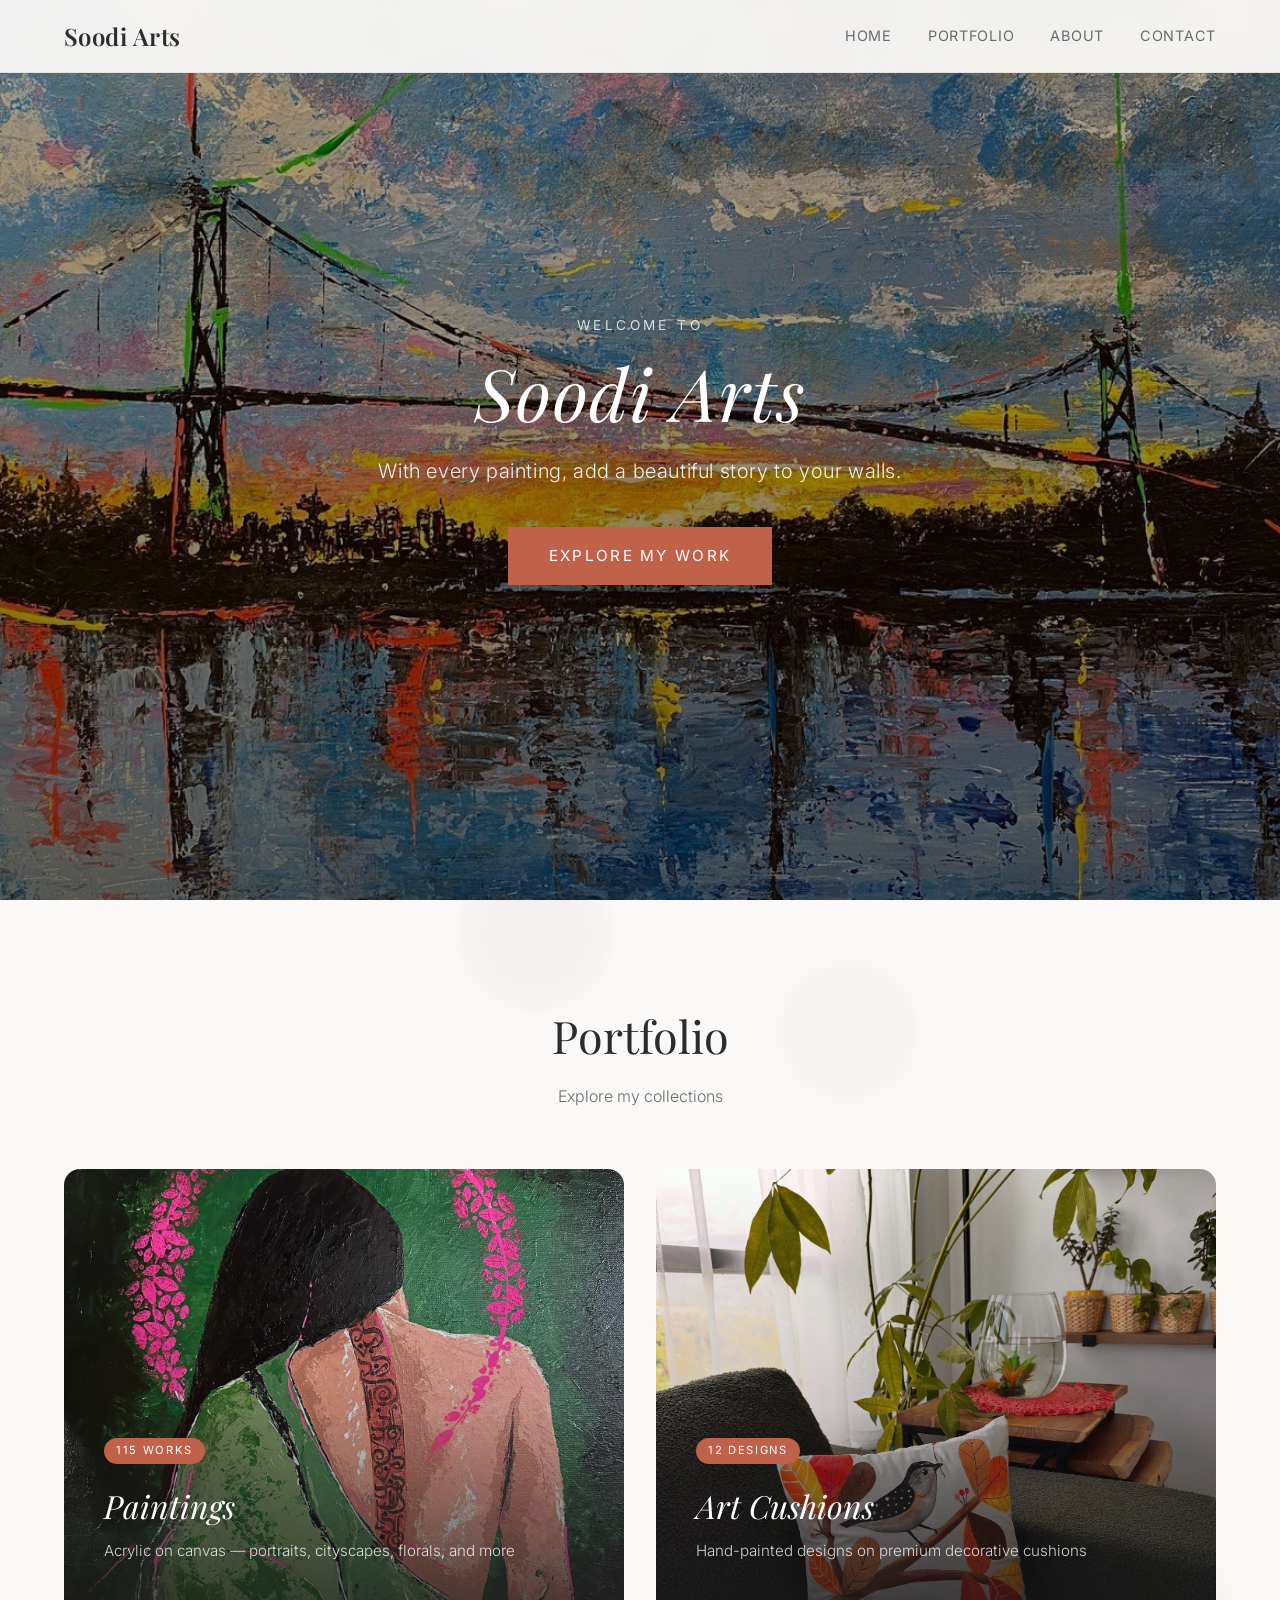
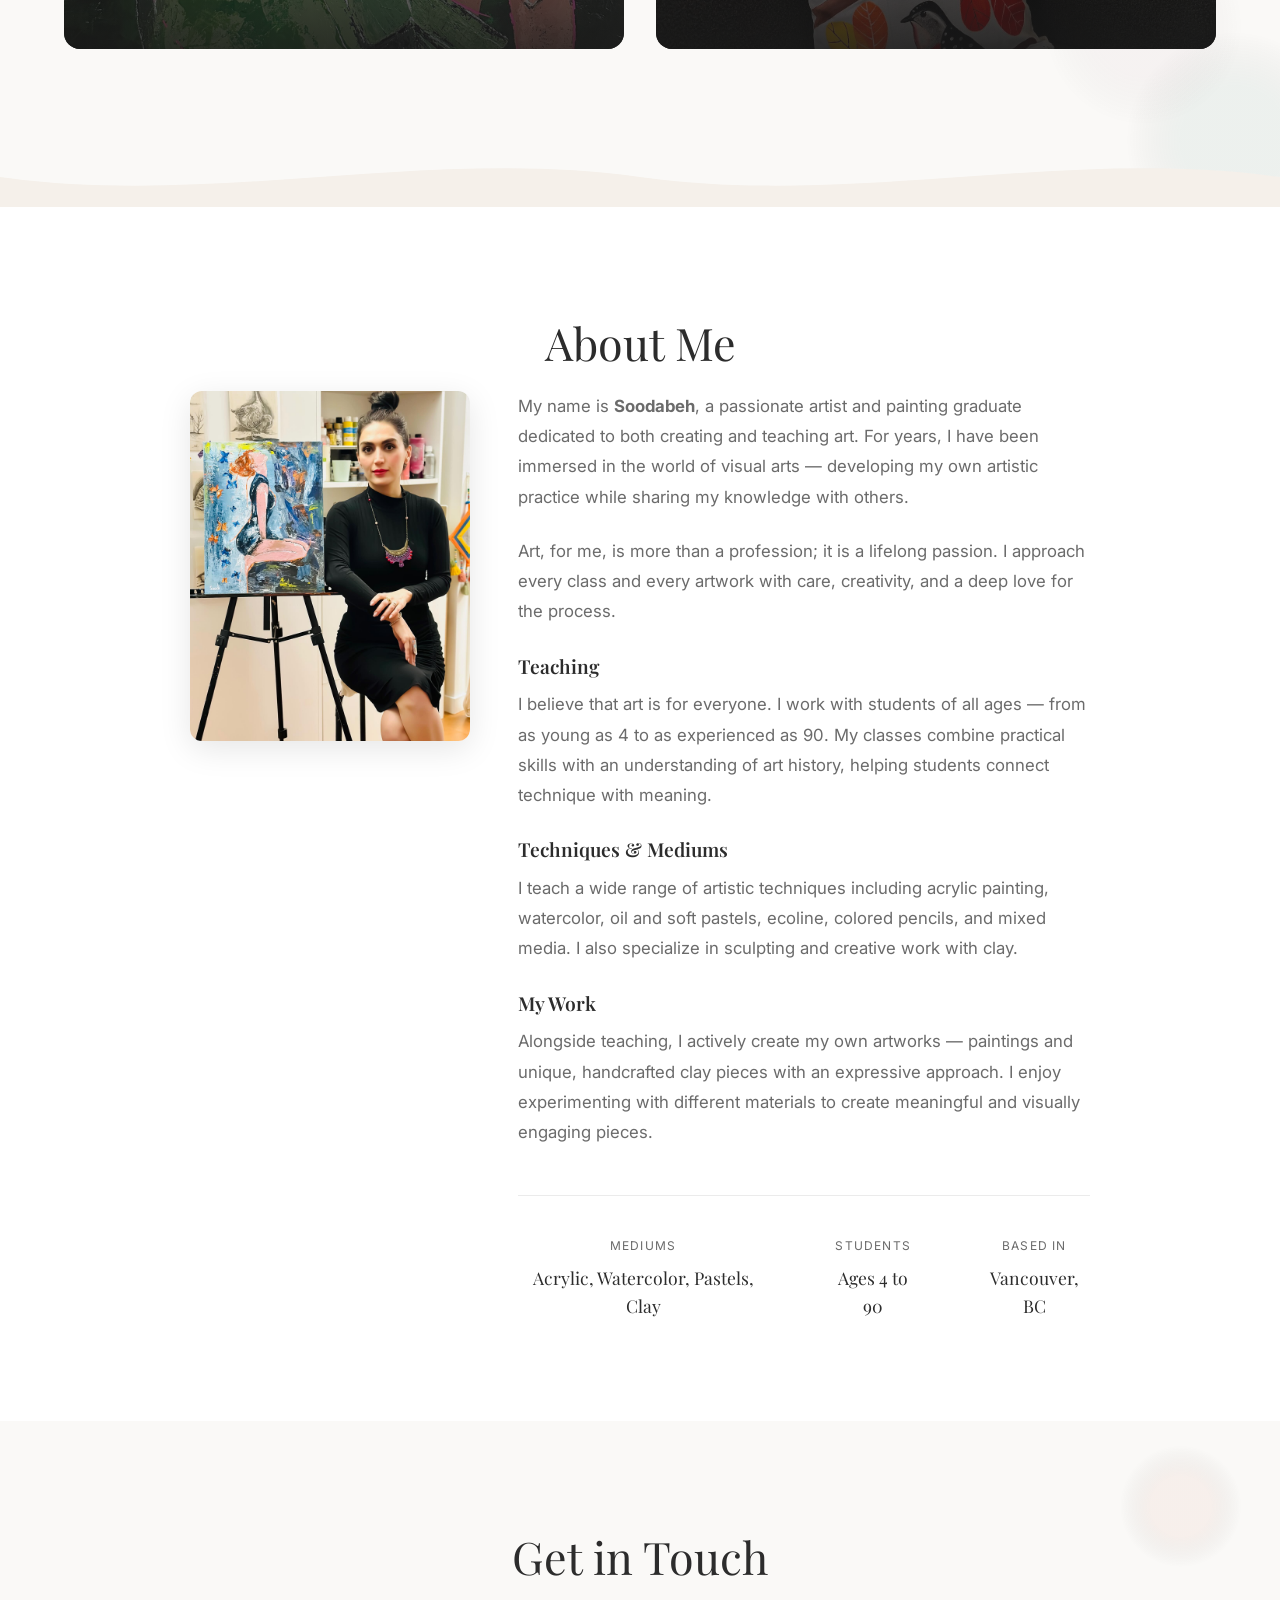
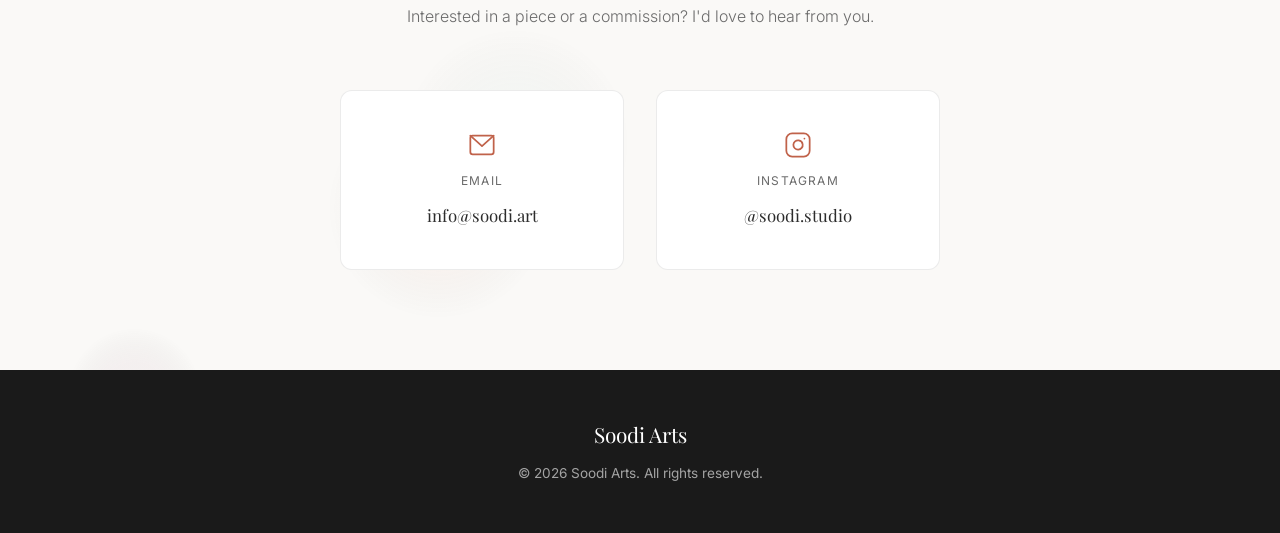
<file: index.html>
<!DOCTYPE html>
<html lang="en">
<head>
  <meta charset="UTF-8">
  <meta name="viewport" content="width=device-width, initial-scale=1.0">
  <title>Soodi Arts - Exquisite Hand-Painted Acrylic Artworks</title>
  <meta name="description" content="Embrace Creativity with Soodi Arts. Original hand-painted acrylic artworks, cushions, and crafted pieces by Soodabeh.">
  <link rel="preconnect" href="https://fonts.googleapis.com">
  <link rel="preconnect" href="https://fonts.gstatic.com" crossorigin>
  <link href="https://fonts.googleapis.com/css2?family=Playfair+Display:ital,wght@0,400;0,600;0,700;1,400&family=Inter:wght@300;400;500&display=swap" rel="stylesheet">
  <link rel="stylesheet" href="style.css">
</head>
<body>
  <!-- Paint particle canvas -->
  <canvas id="paintCanvas"></canvas>

  <!-- Navigation -->
  <nav class="nav" id="nav">
    <div class="nav-container">
      <a href="#" class="nav-logo">Soodi Arts</a>
      <button class="nav-toggle" aria-label="Toggle menu">
        <span></span>
        <span></span>
        <span></span>
      </button>
      <ul class="nav-links">
        <li><a href="#home">Home</a></li>
        <li class="nav-dropdown">
          <a href="#portfolio">Portfolio</a>
          <ul class="nav-sub">
            <li><a href="paintings.html">Paintings</a></li>
            <li><a href="cushions.html">Cushions</a></li>
          </ul>
        </li>
        <li><a href="#about">About</a></li>
        <li><a href="#contact">Contact</a></li>
      </ul>
    </div>
  </nav>

  <!-- Hero Section -->
  <section class="hero" id="home">
    <div class="hero-image">
      <img src="images/hero/hero-bridge.jpg" alt="Soodi Arts - Bridge painting" loading="eager">
      <div class="hero-overlay"></div>
    </div>
    <div class="hero-content">
      <p class="hero-eyebrow">Welcome to</p>
      <h1>Soodi Arts</h1>
      <p class="hero-subtitle">With every painting, add a beautiful story to your walls.</p>
      <a href="#portfolio" class="btn btn-hero">Explore My Work</a>
    </div>
  </section>

  <!-- Portfolio Section -->
  <section class="section portfolio" id="portfolio">
    <div class="container">
      <h2 class="section-title">Portfolio</h2>
      <p class="section-subtitle">Explore my collections</p>

      <div class="portfolio-showcase">
        <!-- Paintings Card -->
        <a href="paintings.html" class="showcase-card">
          <div class="showcase-images">
            <img src="images/paintings/2023-09-25_woman-bare-back-flowers.jpg" alt="" class="showcase-img showcase-img-1">
            <img src="images/paintings/2022-10-02_dancer-castle-orange.jpg" alt="" class="showcase-img showcase-img-2">
            <img src="images/paintings/2021-10-22_orange-fox-sitting.jpg" alt="" class="showcase-img showcase-img-3">
          </div>
          <div class="showcase-overlay"></div>
          <div class="showcase-content">
            <span class="showcase-count">115 works</span>
            <h3>Paintings</h3>
            <p>Acrylic on canvas &mdash; portraits, cityscapes, florals, and more</p>
            <span class="showcase-cta">View Gallery &rarr;</span>
          </div>
        </a>

        <!-- Cushions Card -->
        <a href="cushions.html" class="showcase-card">
          <div class="showcase-images">
            <img src="images/cushions/2025-09-27_birds-autumn-leaves-pillow.jpg" alt="" class="showcase-img showcase-img-1">
            <img src="images/cushions/2021-03-08_pomegranate-bird-pillow.jpg" alt="" class="showcase-img showcase-img-2">
            <img src="images/cushions/2021-03-08_red-cat-pillow.jpg" alt="" class="showcase-img showcase-img-3">
          </div>
          <div class="showcase-overlay"></div>
          <div class="showcase-content">
            <span class="showcase-count">12 designs</span>
            <h3>Art Cushions</h3>
            <p>Hand-painted designs on premium decorative cushions</p>
            <span class="showcase-cta">View Collection &rarr;</span>
          </div>
        </a>
      </div>
    </div>
  </section>

  <!-- Color divider -->
  <div class="paint-divider">
    <svg viewBox="0 0 1440 60" preserveAspectRatio="none">
      <path d="M0,30 C240,60 480,0 720,30 C960,60 1200,0 1440,30 L1440,60 L0,60 Z" fill="var(--color-warm-bg)"/>
    </svg>
  </div>

  <!-- About Section -->
  <section class="section about" id="about">
    <div class="container">
      <h2 class="section-title">About Me</h2>
      <div class="about-content about-with-photo">
        <div class="about-photo">
          <img src="images/about/soodabeh.jpg" alt="Soodabeh - Painting Artist and Designer" loading="lazy">
        </div>
        <div class="about-text">
          <p>My name is <strong>Soodabeh</strong>, a passionate artist and painting graduate dedicated to both creating and teaching art. For years, I have been immersed in the world of visual arts &mdash; developing my own artistic practice while sharing my knowledge with others.</p>
          <p>Art, for me, is more than a profession; it is a lifelong passion. I approach every class and every artwork with care, creativity, and a deep love for the process.</p>

          <h3 class="about-heading">Teaching</h3>
          <p>I believe that art is for everyone. I work with students of all ages &mdash; from as young as 4 to as experienced as 90. My classes combine practical skills with an understanding of art history, helping students connect technique with meaning.</p>

          <h3 class="about-heading">Techniques &amp; Mediums</h3>
          <p>I teach a wide range of artistic techniques including acrylic painting, watercolor, oil and soft pastels, ecoline, colored pencils, and mixed media. I also specialize in sculpting and creative work with clay.</p>

          <h3 class="about-heading">My Work</h3>
          <p>Alongside teaching, I actively create my own artworks &mdash; paintings and unique, handcrafted clay pieces with an expressive approach. I enjoy experimenting with different materials to create meaningful and visually engaging pieces.</p>

          <div class="about-details">
            <div class="about-detail">
              <span class="detail-label">Mediums</span>
              <span class="detail-value">Acrylic, Watercolor, Pastels, Clay</span>
            </div>
            <div class="about-detail">
              <span class="detail-label">Students</span>
              <span class="detail-value">Ages 4 to 90</span>
            </div>
            <div class="about-detail">
              <span class="detail-label">Based in</span>
              <span class="detail-value">Vancouver, BC</span>
            </div>
          </div>
        </div>
      </div>
    </div>
  </section>

  <!-- Contact Section -->
  <section class="section contact" id="contact">
    <div class="container">
      <h2 class="section-title">Get in Touch</h2>
      <p class="section-subtitle">Interested in a piece or a commission? I'd love to hear from you.</p>
      <div class="contact-links">
        <a href="#" class="contact-card" id="emailLink">
          <svg width="28" height="28" viewBox="0 0 24 24" fill="none" stroke="currentColor" stroke-width="1.5" stroke-linecap="round" stroke-linejoin="round">
            <rect x="2" y="4" width="20" height="16" rx="2"></rect>
            <path d="M22 4L12 13L2 4"></path>
          </svg>
          <span class="contact-card-label">Email</span>
          <span class="contact-card-value" id="emailText">loading...</span>
        </a>
        <a href="https://www.instagram.com/soodi.studio/" target="_blank" rel="noopener noreferrer" class="contact-card">
          <svg width="28" height="28" viewBox="0 0 24 24" fill="none" stroke="currentColor" stroke-width="1.5" stroke-linecap="round" stroke-linejoin="round">
            <rect x="2" y="2" width="20" height="20" rx="5" ry="5"></rect>
            <path d="M16 11.37A4 4 0 1 1 12.63 8 4 4 0 0 1 16 11.37z"></path>
            <line x1="17.5" y1="6.5" x2="17.51" y2="6.5"></line>
          </svg>
          <span class="contact-card-label">Instagram</span>
          <span class="contact-card-value">@soodi.studio</span>
        </a>
      </div>
    </div>
  </section>

  <!-- Footer -->
  <footer class="footer">
    <div class="container">
      <p class="footer-logo">Soodi Arts</p>
      <p>&copy; 2026 Soodi Arts. All rights reserved.</p>
    </div>
  </footer>

  <script src="script.js"></script>
</body>
</html>
</file>
<file: style.css>
/* ==================
   Reset & Base
   ================== */
*,
*::before,
*::after {
  margin: 0;
  padding: 0;
  box-sizing: border-box;
}

:root {
  --color-bg: #faf9f7;
  --color-warm-bg: #f5f0ea;
  --color-text: #2c2c2c;
  --color-text-light: #6b6b6b;
  --color-accent: #c0624a;
  --color-accent-light: #d4856e;
  --color-accent-gold: #c4a97d;
  --color-teal: #4a8c82;
  --color-plum: #8b5c7a;
  --color-white: #ffffff;
  --color-dark: #1a1a1a;
  --font-display: 'Playfair Display', Georgia, serif;
  --font-body: 'Inter', -apple-system, sans-serif;
  --transition: 0.3s ease;
}

html {
  scroll-behavior: smooth;
}

body {
  font-family: var(--font-body);
  color: var(--color-text);
  background-color: var(--color-bg);
  line-height: 1.6;
  -webkit-font-smoothing: antialiased;
}

img {
  max-width: 100%;
  height: auto;
  display: block;
}

a {
  text-decoration: none;
  color: inherit;
}

.container {
  max-width: 1200px;
  margin: 0 auto;
  padding: 0 24px;
}

/* ==================
   Navigation
   ================== */
.nav {
  position: fixed;
  top: 0;
  left: 0;
  right: 0;
  z-index: 100;
  background: rgba(250, 249, 247, 0.95);
  backdrop-filter: blur(10px);
  border-bottom: 1px solid rgba(0, 0, 0, 0.06);
  transition: var(--transition);
}

.nav.scrolled {
  box-shadow: 0 2px 20px rgba(0, 0, 0, 0.08);
}

.nav-container {
  max-width: 1200px;
  margin: 0 auto;
  padding: 0 24px;
  display: flex;
  align-items: center;
  justify-content: space-between;
  height: 72px;
}

.nav-logo {
  font-family: var(--font-display);
  font-size: 1.5rem;
  font-weight: 600;
  color: var(--color-text);
  letter-spacing: 0.02em;
}

.nav-links {
  display: flex;
  list-style: none;
  gap: 36px;
}

.nav-links a {
  font-size: 0.9rem;
  font-weight: 400;
  color: var(--color-text-light);
  letter-spacing: 0.05em;
  text-transform: uppercase;
  transition: color var(--transition);
  position: relative;
}

.nav-links a::after {
  content: '';
  position: absolute;
  bottom: -4px;
  left: 0;
  width: 0;
  height: 1px;
  background: var(--color-accent);
  transition: width var(--transition);
}

.nav-links a:hover {
  color: var(--color-accent);
}

.nav-links a:hover::after {
  width: 100%;
}

.nav-toggle {
  display: none;
  flex-direction: column;
  gap: 5px;
  background: none;
  border: none;
  cursor: pointer;
  padding: 4px;
}

.nav-toggle span {
  display: block;
  width: 24px;
  height: 2px;
  background: var(--color-text);
  transition: var(--transition);
}

/* ==================
   Hero
   ================== */
.hero {
  position: relative;
  height: 100vh;
  min-height: 600px;
  display: flex;
  align-items: center;
  justify-content: center;
  overflow: hidden;
}

.hero-image {
  position: absolute;
  inset: 0;
}

.hero-image img {
  width: 100%;
  height: 100%;
  object-fit: cover;
}

.hero-overlay {
  position: absolute;
  inset: 0;
  background: linear-gradient(
    to bottom,
    rgba(0, 0, 0, 0.3) 0%,
    rgba(0, 0, 0, 0.5) 100%
  );
}

.hero-content {
  position: relative;
  z-index: 1;
  text-align: center;
  color: var(--color-white);
  padding: 0 24px;
}

.hero-content h1 {
  font-family: var(--font-display);
  font-size: clamp(2.5rem, 6vw, 4.5rem);
  font-weight: 400;
  font-style: italic;
  line-height: 1.2;
  margin-bottom: 20px;
  letter-spacing: 0.02em;
}

.hero-subtitle {
  font-size: clamp(1rem, 2vw, 1.25rem);
  font-weight: 300;
  opacity: 0.9;
  margin-bottom: 40px;
  letter-spacing: 0.03em;
}

.btn {
  display: inline-block;
  padding: 14px 40px;
  background: transparent;
  color: var(--color-white);
  border: 1px solid rgba(255, 255, 255, 0.6);
  font-family: var(--font-body);
  font-size: 0.85rem;
  font-weight: 400;
  letter-spacing: 0.15em;
  text-transform: uppercase;
  cursor: pointer;
  transition: all var(--transition);
}

.btn:hover {
  background: var(--color-white);
  color: var(--color-dark);
  border-color: var(--color-white);
}

/* ==================
   Sections
   ================== */
.section {
  padding: 100px 0;
  position: relative;
  z-index: 1;
}

.section-title {
  font-family: var(--font-display);
  font-size: clamp(2rem, 4vw, 2.8rem);
  font-weight: 400;
  text-align: center;
  margin-bottom: 12px;
  color: var(--color-text);
}

.section-subtitle {
  text-align: center;
  color: var(--color-text-light);
  font-size: 1rem;
  font-weight: 300;
  margin-bottom: 60px;
  max-width: 500px;
  margin-left: auto;
  margin-right: auto;
}

/* ==================
   Paint Canvas (background particles)
   ================== */
#paintCanvas {
  position: absolute;
  top: 0;
  left: 0;
  width: 100%;
  height: 100%;
  pointer-events: none;
  z-index: 0;
}

body {
  position: relative;
}

/* ==================
   Nav Dropdown
   ================== */
.nav-dropdown {
  position: relative;
}

.nav-sub {
  display: none;
  position: absolute;
  top: 100%;
  left: 50%;
  transform: translateX(-50%);
  background: var(--color-white);
  border-radius: 8px;
  box-shadow: 0 8px 24px rgba(0,0,0,0.1);
  padding: 8px 0;
  min-width: 160px;
  list-style: none;
  z-index: 200;
}

.nav-dropdown:hover .nav-sub {
  display: block;
}

.nav-sub li a {
  display: block;
  padding: 10px 20px;
  font-size: 0.85rem;
  text-transform: none;
  letter-spacing: 0.02em;
  color: var(--color-text);
  transition: background 0.2s;
}

.nav-sub li a:hover {
  background: var(--color-warm-bg);
  color: var(--color-accent);
}

/* ==================
   Hero Enhancements
   ================== */
.hero-eyebrow {
  font-size: 0.85rem;
  text-transform: uppercase;
  letter-spacing: 0.25em;
  opacity: 0.8;
  margin-bottom: 12px;
}

.btn-hero {
  background: var(--color-accent);
  color: var(--color-white);
  border-color: var(--color-accent);
  padding: 16px 40px;
  font-size: 0.95rem;
}

.btn-hero:hover {
  background: var(--color-accent-light);
  border-color: var(--color-accent-light);
}

/* ==================
   Portfolio Showcase
   ================== */
.portfolio-showcase {
  display: grid;
  grid-template-columns: 1fr 1fr;
  gap: 32px;
  margin-top: 16px;
}

.showcase-card {
  position: relative;
  border-radius: 16px;
  overflow: hidden;
  height: 480px;
  display: block;
  cursor: pointer;
  transition: transform 0.4s ease, box-shadow 0.4s ease;
}

.showcase-card:hover {
  transform: translateY(-8px);
  box-shadow: 0 20px 60px rgba(0,0,0,0.15);
}

.showcase-images {
  position: absolute;
  inset: 0;
}

.showcase-img {
  position: absolute;
  width: 100%;
  height: 100%;
  object-fit: cover;
  transition: opacity 1.5s ease;
}

.showcase-img-2,
.showcase-img-3 {
  opacity: 0;
}

.showcase-card:hover .showcase-img-1 { opacity: 0; }
.showcase-card:hover .showcase-img-2 { opacity: 1; }

.showcase-overlay {
  position: absolute;
  inset: 0;
  background: linear-gradient(
    to top,
    rgba(26, 26, 26, 0.85) 0%,
    rgba(26, 26, 26, 0.2) 50%,
    transparent 100%
  );
  transition: background 0.4s ease;
}

.showcase-card:hover .showcase-overlay {
  background: linear-gradient(
    to top,
    rgba(26, 26, 26, 0.9) 0%,
    rgba(26, 26, 26, 0.3) 60%,
    transparent 100%
  );
}

.showcase-content {
  position: absolute;
  bottom: 0;
  left: 0;
  right: 0;
  padding: 40px;
  color: var(--color-white);
  z-index: 1;
}

.showcase-count {
  display: inline-block;
  font-size: 0.7rem;
  text-transform: uppercase;
  letter-spacing: 0.15em;
  background: var(--color-accent);
  padding: 4px 12px;
  border-radius: 100px;
  margin-bottom: 16px;
}

.showcase-content h3 {
  font-family: var(--font-display);
  font-size: 2rem;
  font-weight: 400;
  font-style: italic;
  margin-bottom: 8px;
}

.showcase-content p {
  font-size: 0.95rem;
  opacity: 0.8;
  margin-bottom: 20px;
  font-weight: 300;
}

.showcase-cta {
  font-size: 0.85rem;
  text-transform: uppercase;
  letter-spacing: 0.1em;
  opacity: 0;
  transform: translateY(10px);
  transition: all 0.3s ease;
  color: var(--color-accent-gold);
}

.showcase-card:hover .showcase-cta {
  opacity: 1;
  transform: translateY(0);
}

/* ==================
   Paint Divider
   ================== */
.paint-divider {
  margin-top: -2px;
  line-height: 0;
  position: relative;
  z-index: 1;
}

.paint-divider svg {
  width: 100%;
  height: 60px;
  display: block;
}

/* ==================
   About warm background
   ================== */
.about {
  background: var(--color-warm-bg);
}

/* ==================
   About
   ================== */
.about {
  background: var(--color-white);
}

.about-content {
  max-width: 700px;
  margin: 0 auto;
  text-align: center;
}

.about-with-photo {
  display: grid;
  grid-template-columns: 280px 1fr;
  gap: 48px;
  text-align: left;
  max-width: 900px;
  align-items: start;
}

.about-photo img {
  width: 100%;
  border-radius: 12px;
  box-shadow: 0 8px 32px rgba(0, 0, 0, 0.1);
}

.about-heading {
  font-family: var(--font-display);
  font-size: 1.2rem;
  font-weight: 600;
  color: var(--color-text);
  margin-bottom: 8px;
  margin-top: 8px;
}

.about-content p {
  font-size: 1.05rem;
  line-height: 1.8;
  color: var(--color-text-light);
  margin-bottom: 24px;
}

.about-details {
  display: flex;
  justify-content: center;
  gap: 60px;
  margin-top: 48px;
  padding-top: 40px;
  border-top: 1px solid rgba(0, 0, 0, 0.08);
}

.about-detail {
  text-align: center;
}

.detail-label {
  display: block;
  font-size: 0.75rem;
  text-transform: uppercase;
  letter-spacing: 0.1em;
  color: var(--color-text-light);
  margin-bottom: 8px;
}

.detail-value {
  font-family: var(--font-display);
  font-size: 1.1rem;
  color: var(--color-text);
}

/* ==================
   Contact
   ================== */
.contact-links {
  display: flex !important;
  justify-content: center;
  gap: 32px;
  max-width: 600px;
  margin: 0 auto;
}

a.contact-card {
  flex: 1;
  display: flex;
  flex-direction: column;
  align-items: center;
  gap: 12px;
  padding: 40px 24px;
  border: 1px solid rgba(0, 0, 0, 0.08);
  border-radius: 12px;
  background: var(--color-white);
  transition: all var(--transition);
  text-align: center;
}

.contact-card:hover {
  border-color: var(--color-accent-light);
  box-shadow: 0 8px 32px rgba(139, 115, 85, 0.1);
  transform: translateY(-4px);
}

.contact-card svg {
  color: var(--color-accent);
}

.contact-card-label {
  font-size: 0.75rem;
  text-transform: uppercase;
  letter-spacing: 0.1em;
  color: var(--color-text-light);
}

.contact-card-value {
  font-family: var(--font-display);
  font-size: 1.05rem;
  color: var(--color-text);
}

/* ==================
   Lightbox
   ================== */
.lightbox {
  position: fixed;
  inset: 0;
  z-index: 1000;
  background: rgba(0, 0, 0, 0.95);
  display: none;
  flex-direction: column;
  align-items: center;
  justify-content: center;
  opacity: 0;
  transition: opacity 0.3s ease;
}

.lightbox.active {
  display: flex;
  opacity: 1;
}

.lightbox-close {
  position: absolute;
  top: 20px;
  right: 24px;
  background: none;
  border: none;
  color: white;
  font-size: 2.5rem;
  cursor: pointer;
  line-height: 1;
  opacity: 0.7;
  transition: opacity var(--transition);
  z-index: 10;
}

.lightbox-close:hover {
  opacity: 1;
}

.lightbox-prev,
.lightbox-next {
  position: absolute;
  top: 50%;
  transform: translateY(-50%);
  background: none;
  border: none;
  color: white;
  font-size: 3rem;
  cursor: pointer;
  opacity: 0.7;
  transition: opacity var(--transition);
  padding: 20px;
  z-index: 10;
}

.lightbox-prev { left: 10px; }
.lightbox-next { right: 10px; }

.lightbox-prev:hover,
.lightbox-next:hover {
  opacity: 1;
}

.lightbox-content {
  max-width: 80vw;
  max-height: 70vh;
  display: flex;
  flex-direction: column;
  align-items: center;
}

.lightbox-content img {
  max-width: 100%;
  max-height: 65vh;
  object-fit: contain;
}

.lightbox-caption {
  color: white;
  text-align: center;
  padding: 16px 0 8px;
  font-family: var(--font-display);
  font-size: 1.1rem;
  opacity: 0.9;
}

.lightbox-thumbnails {
  display: flex;
  gap: 8px;
  margin-top: 16px;
}

.lightbox-thumbnails img {
  width: 60px;
  height: 60px;
  object-fit: cover;
  cursor: pointer;
  opacity: 0.5;
  transition: opacity var(--transition);
  border: 2px solid transparent;
}

.lightbox-thumbnails img.active,
.lightbox-thumbnails img:hover {
  opacity: 1;
  border-color: var(--color-accent-light);
}

/* ==================
   Footer
   ================== */
.footer {
  background: var(--color-dark);
  color: rgba(255, 255, 255, 0.6);
  padding: 48px 0;
  text-align: center;
  font-size: 0.85rem;
  position: relative;
  z-index: 1;
}

.footer-logo {
  font-family: var(--font-display);
  font-size: 1.3rem;
  color: var(--color-white);
  margin-bottom: 12px;
}

/* ==================
   Animations
   ================== */
.fade-in {
  opacity: 0;
  transform: translateY(30px);
  transition: opacity 0.8s ease, transform 0.8s ease;
}

.fade-in.visible {
  opacity: 1;
  transform: translateY(0);
}

/* ==================
   Responsive
   ================== */
@media (max-width: 768px) {
  .nav-toggle {
    display: flex;
  }

  .nav-links {
    position: fixed;
    top: 72px;
    left: 0;
    right: 0;
    background: rgba(250, 249, 247, 0.98);
    backdrop-filter: blur(10px);
    flex-direction: column;
    align-items: center;
    gap: 0;
    padding: 20px 0;
    transform: translateY(-100%);
    opacity: 0;
    transition: all 0.4s ease;
    pointer-events: none;
    border-bottom: 1px solid rgba(0, 0, 0, 0.06);
  }

  .nav-links.open {
    transform: translateY(0);
    opacity: 1;
    pointer-events: auto;
  }

  .nav-links li {
    padding: 12px 0;
  }

  .portfolio-showcase {
    grid-template-columns: 1fr;
  }

  .showcase-card {
    height: 360px;
  }

  .nav-dropdown:hover .nav-sub,
  .nav-sub {
    display: block;
    position: static;
    transform: none;
    box-shadow: none;
    background: transparent;
    padding: 0;
    min-width: 0;
  }

  .nav-sub li {
    padding: 0;
  }

  .nav-sub li a {
    font-size: 0.8rem;
    padding: 6px 0;
    text-transform: uppercase;
    letter-spacing: 0.05em;
    color: var(--color-text-light);
    display: inline-block;
  }

  .nav-sub li a:hover {
    background: transparent;
  }

  .nav-dropdown > a {
    margin-bottom: 0;
  }

  .nav-links li {
    padding: 8px 0;
  }

  .about-with-photo {
    grid-template-columns: 1fr;
    text-align: center;
    gap: 32px;
  }

  .about-photo {
    max-width: 220px;
    margin: 0 auto;
  }

  .about-details {
    flex-direction: column;
    gap: 24px;
  }

  .contact-links {
    flex-direction: column;
    gap: 16px;
  }

  .section {
    padding: 60px 0;
  }

  .lightbox-prev,
  .lightbox-next {
    font-size: 2rem;
    padding: 10px;
  }

  .lightbox-content {
    max-width: 95vw;
  }
}

@media (max-width: 480px) {
  .hero-content h1 {
    font-size: 2rem;
  }

  .showcase-card {
    height: 300px;
  }

  .showcase-content {
    padding: 24px;
  }

  .showcase-content h3 {
    font-size: 1.5rem;
  }
}
/* v2.0.1 */
</file>
